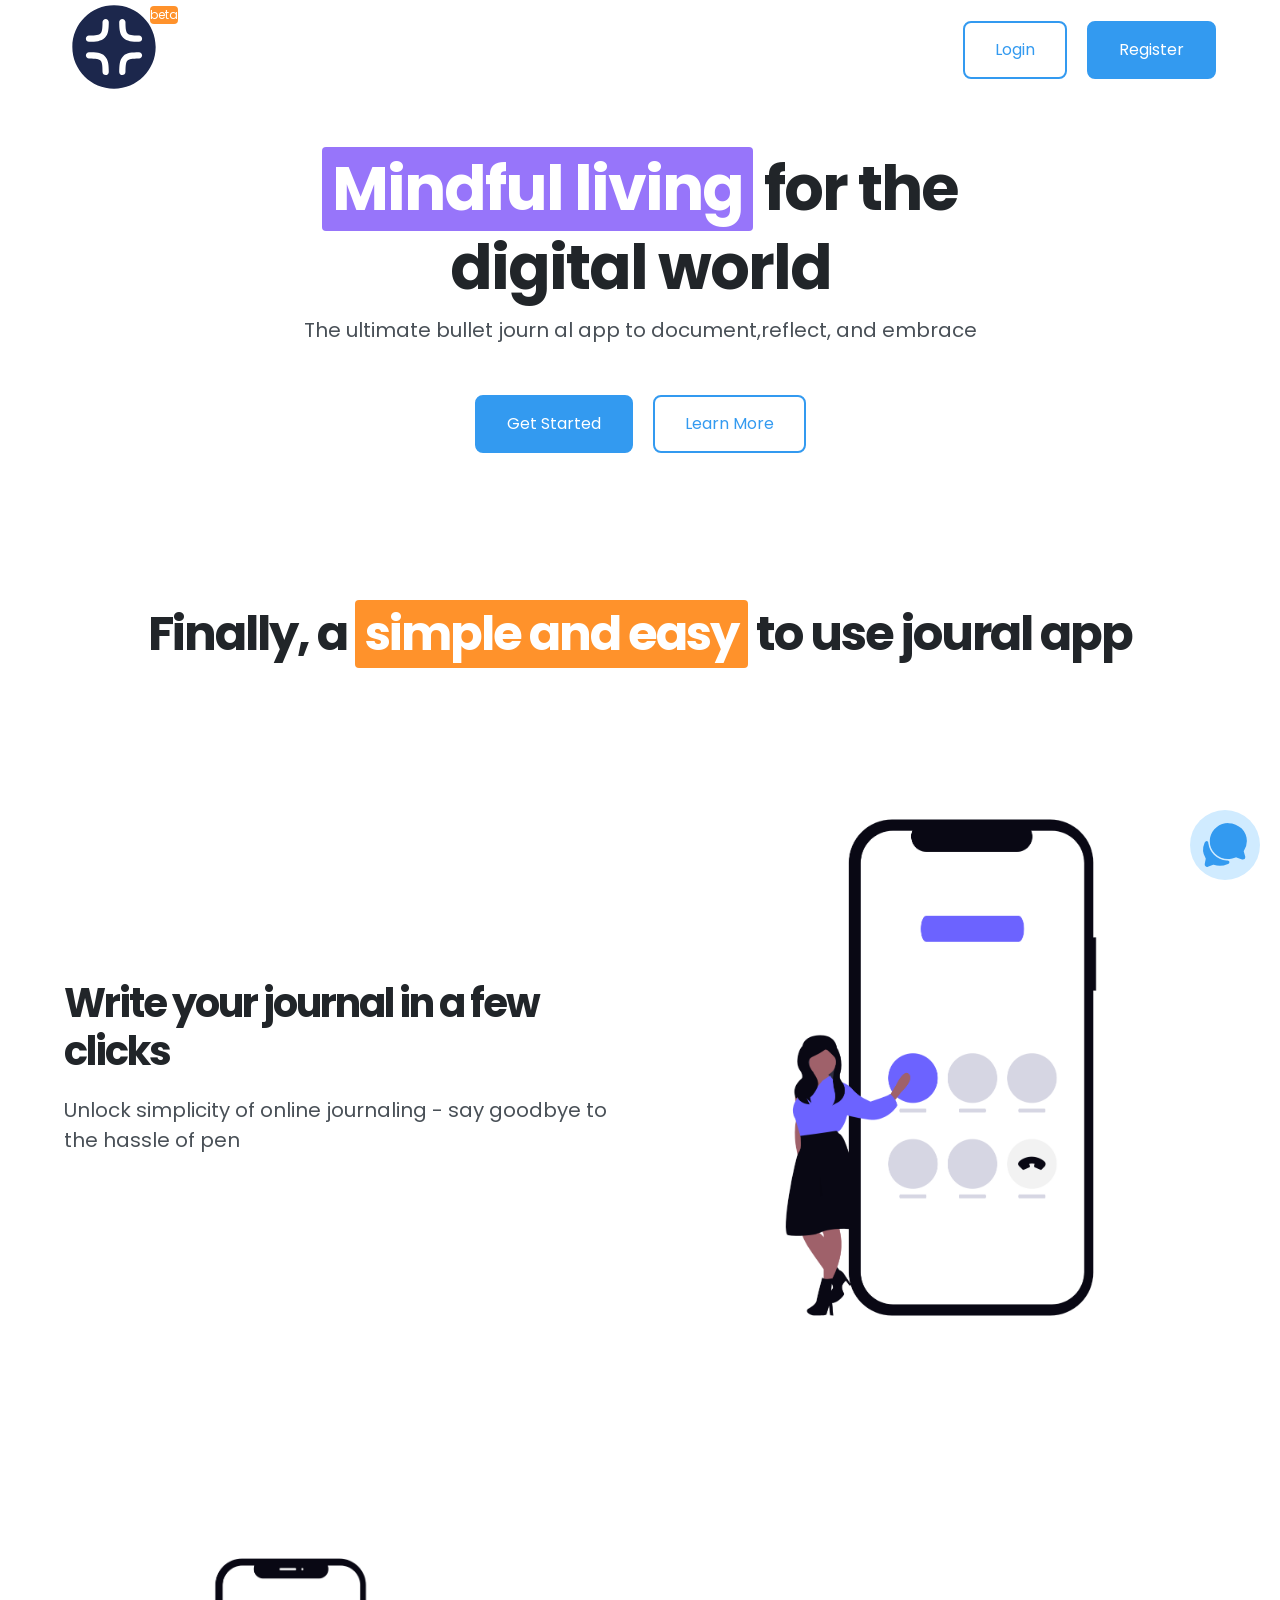
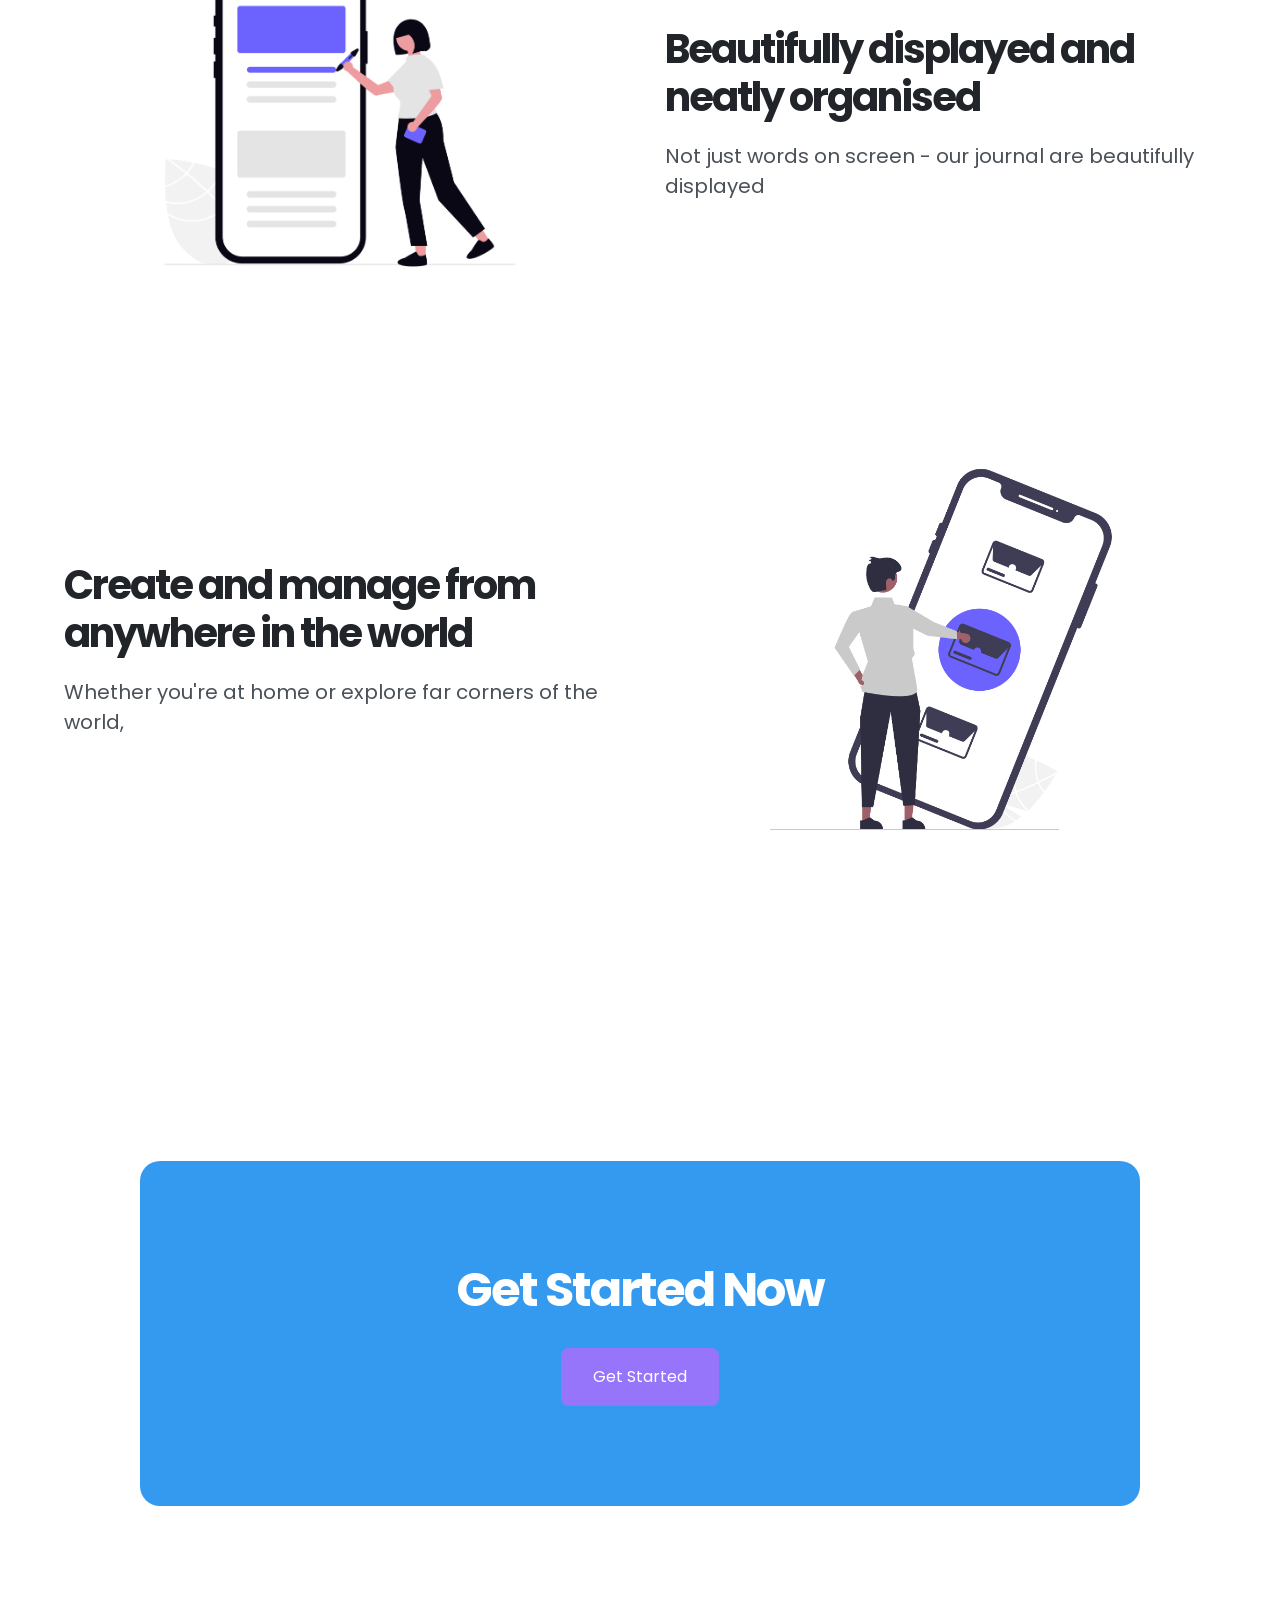
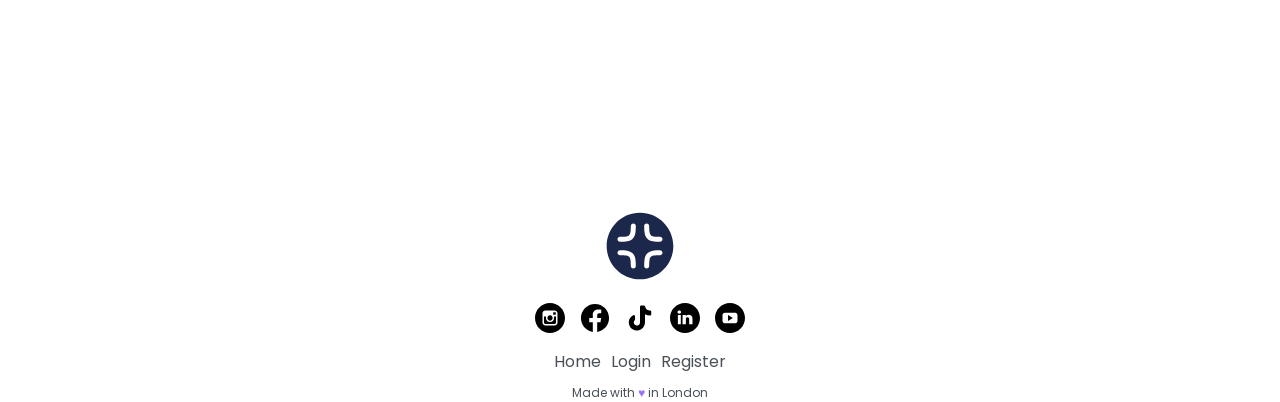
<file: index.html>
<!doctype html>
<html lang="en">
  <head>
    <meta charset="UTF-8" />
    <meta name="viewport" content="width=device-width, initial-scale=1.0" />
    <link rel="preconnect" href="https://fonts.googleapis.com" />
    <link rel="preconnect" href="https://fonts.gstatic.com" crossorigin />
    <link
      href="https://fonts.googleapis.com/css2?family=Poppins:ital,wght@0,100;0,200;0,300;0,400;0,500;0,600;0,700;0,800;0,900;1,100;1,200;1,300;1,400;1,500;1,600;1,700;1,800;1,900&display=swap"
      rel="stylesheet"
    />
    <!-- <link rel="stylesheet" href="normalize.css" /> -->
    <link rel="stylesheet" href="main.css" type="text/css" />
    <link rel="stylesheet" href="queries.css" type="text/css" />
    <title>Home</title>
  </head>
  <body>
    <div class="container">
      <!-- NAVIGATION -->
      <header>
        <nav class="navbar">
          <a class="beta" href="index.html"
            ><img class="logo-md" src="Images/Quill.svg" alt="logo"
          /></a>
          <ul class="nav-btn-container">
            <li>
              <a class="btn btn-primary-outline" href="Login.html">Login</a>
            </li>
            <li>
              <a class="btn btn-primary" href="Register.html">Register</a>
            </li>
          </ul>
        </nav>

        <!-- HERO SECTION -->
        <section class="hero-section">
          <h1 class="hero-heading">
            <span class="highlight highlight-secondary">Mindful living</span>
            for the <br class="hero-heading-break" />
            digital world
          </h1>
          <p class="hero-paragraph">
            The ultimate bullet journ al app to document,reflect, and embrace
          </p>

          <ul class="hero-btn-container">
            <li>
              <a class="btn btn-primary" href="Register.html">Get Started</a>
            </li>
            <li>
              <a class="btn btn-primary-outline" href="#features">Learn More</a>
            </li>
          </ul>
        </section>
      </header>

      <main>
        <!--FEATURE SECTION  -->
        <section class="features-section">
          <div>
            <h2 id="features" class="features-main-heading">
              Finally, a
              <span class="highlight highlight-tertiary">simple and easy</span>
              to use joural app
            </h2>
          </div>

          <div class="features-grid-container">
            <div>
              <h3 class="features-headings">
                Write your journal in a few clicks
              </h3>
              <p>
                Unlock simplicity of online journaling - say goodbye to the
                hassle of pen
              </p>
            </div>
            <img
              class="features-img"
              src="Images/Phone-Call.png"
              alt="Phone Call"
            />

            <div>
              <h3 class="features-headings">
                Beautifully displayed and neatly organised
              </h3>
              <p>
                Not just words on screen - our journal are beautifully displayed
              </p>
            </div>
            <img
              class="features-img features-img-swap-order"
              src="Images/Mobile-Post.png"
              alt="Mobile Post"
            />

            <div>
              <h3 class="features-headings">
                Create and manage from anywhere in the world
              </h3>
              <p>Whether you're at home or explore far corners of the world,</p>
            </div>
            <img class="features-img" src="Images/Emails.png" alt="Emails" />
          </div>
        </section>

        <!-- CTA SECTION -->
        <section class="cta-section">
          <div class="cta-card">
            <h2 class="cta-heading">Get Started Now</h2>
            <a class="btn btn-secondary" href="Register.html">Get Started</a>
          </div>
        </section>
      </main>

      <!-- FOOTER  -->
      <footer class="footer">
        <a href="index.html"
          ><img class="logo-sm" src="Images/Quill.svg" alt="logo"
        /></a>
        <ul class="social-icon-container">
          <li>
            <a href="https://instagram.com"
              ><img
                class="social-icon"
                src="Images/instagram.svg"
                alt="Instagram"
            /></a>
          </li>
          <li>
            <a href="https://facebook.com"
              ><img
                class="social-icon"
                src="Images/facebook.svg"
                alt="Facebook"
            /></a>
          </li>
          <li>
            <a href="https://tiktok.com"
              ><img class="social-icon" src="Images/tiktok.svg" alt="TikTok"
            /></a>
          </li>
          <li>
            <a href="https://linkedin.com"
              ><img
                class="social-icon"
                src="Images/linkedin.svg"
                alt="LinkedIn"
            /></a>
          </li>
          <li>
            <a href="https://youtube.com"
              ><img class="social-icon" src="Images/youtube.svg" alt="YouTube"
            /></a>
          </li>
        </ul>

        <ul class="footer-links-container">
          <li><a href="index.html">Home</a></li>
          <li><a href="Login.html">Login</a></li>
          <li><a href="Register.html">Register</a></li>
        </ul>

        <p class="small-text">
          Made with <span class="heart-icon">♥</span> in London
        </p>
      </footer>
    </div>

    <div class="chat-container">
      <img class="chat-icon" src="Images\chat.svg" alt="Chatbox" />
    </div>
  </body>
</html>
</file>
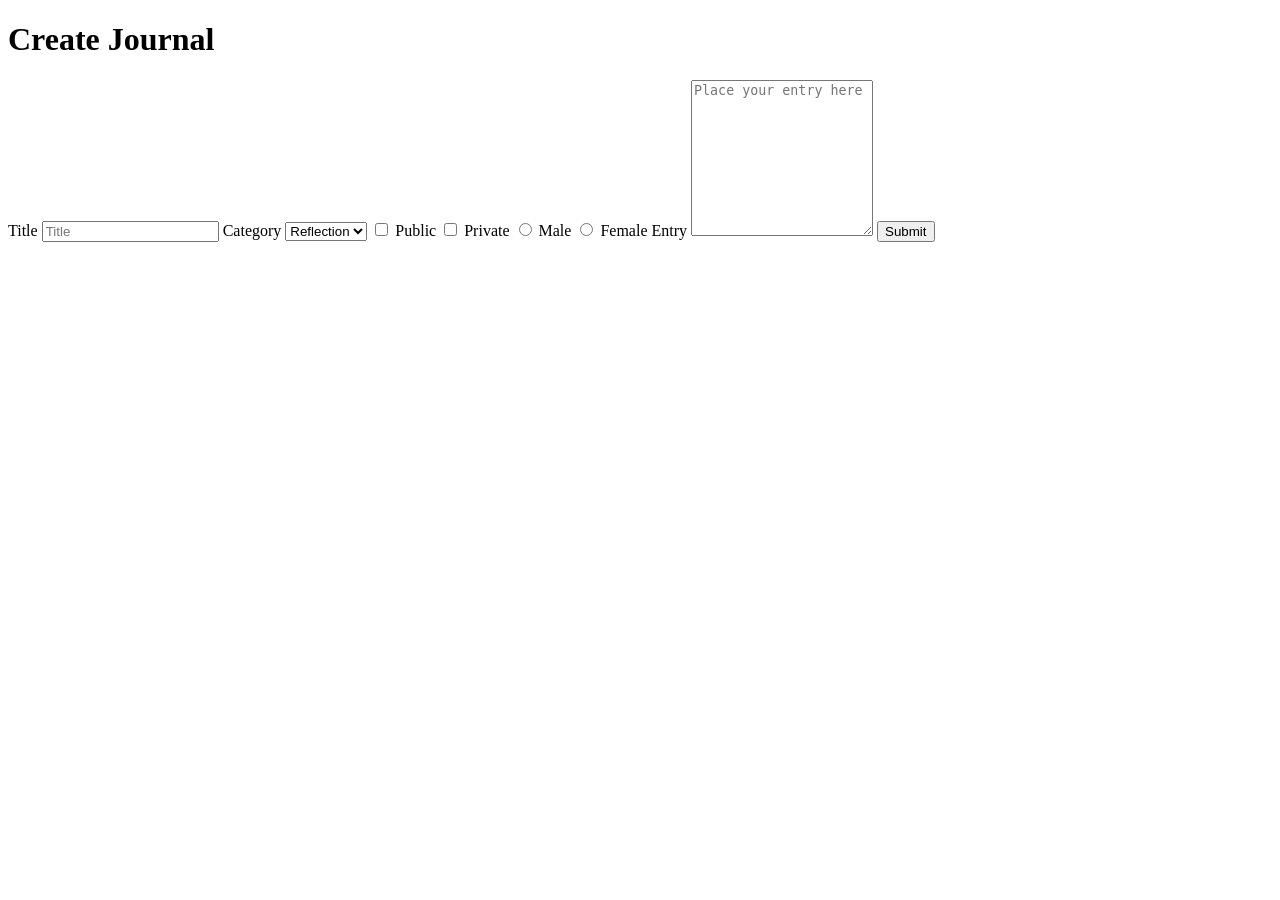
<file: Create-journal.html>
<!doctype html>
<html lang="en">
  <head>
    <meta charset="UTF-8" />
    <meta name="viewport" content="width=device-width, initial-scale=1.0" />
    <title>Create Journal</title>
  </head>
  <body>
    <h1>Create Journal</h1>

    <form action="api/v1/journal" method="post">
      <label for="title">Title</label>
      <input
        id="title"
        type="text"
        name="title"
        placeholder="Title"
        minlength="2"
        maxlength="100"
        required
      />

      <label for="category">Category</label>
      <select id="category" name="category" required>
        <option value="reflection">Reflection</option>
        <option value="gratitude">Gratitude</option>
        <option value="goals">Goals</option>
      </select>

      <input id="public" type="checkbox" name="public" />
      <label for="public">Public</label>
      <input id="private" type="checkbox" name="private" />
      <label for="private">Private</label>

      <input id="male" type="radio" name="gender" value="Male" />
      <label for="male">Male</label>
      <input id="female" type="radio" name="gender" value="Female" />
      <label for="female">Female</label>

      <label for="entry">Entry</label>
      <textarea
        id="entry"
        name="entry"
        rows="10"
        columns="30"
        placeholder="Place your entry here"
        minlength="10"
        maxlength="100"
        required
      ></textarea>
      <button type="submit">Submit</button>
    </form>
  </body>
</html>
</file>
<file: main.css>
/* 

-----------TYPOGRAPHY-----------

FRONT SIZES
12px / 16px / 20px / 24px / 32px / 40px / 48px / 62px

FRONT WEIGHTS
400  / 700 

LINE HEIGHTS
1.2 / 1.5

LETTER SPACING
0 / -2px

FONT FAMILY
Poppins, sans-serif

-----------COLORS-----------

PRIMARY
Base: #339af0 (Sky Blue)
Tint: #d0ebff (Artic)
Shade: #1c7ed6 (Deep Sea)

SECONDARY
Base: #9775fa (Moonlight Iris)
Tint: #e5dbff (Lavender)
Shade: #7048e8 (Velvet Night)

TERTIARY
Base: #ff922b (Pumpkin)
Tint: #ffe8cc (Dawn)
Shade: #f76707 (Lava)

GREY
Base: #495057 (Slate)
Tint: #f1f3f5 (Pebble)
Shade: #212529 (Graphite)

White: #ffffff (White)
Black: #000000 (Black)

-----------BORDER RADIUS-----------

4px / 8px / 12px / 16px / 20px

-----------SPACING SYSTEM-----------

5px / 10px / 15px / 20px / 25px

 */

/* -----------GLOBAL STYLES----------- */

:root {
  /* FONT SIZES */
  --text-sm: 1.2rem;
  --text-base: 1.6rem;
  --text-paragraph: 2rem;
  --text-h5: 2.4rem;
  --text-h4: 3.2rem;
  --text-h3: 4rem;
  --text-h2: 4.8rem;
  --text-h1: 6.2rem;

  /* FONT WEIGHT */
  --font-weight-normal: 400;
  --font-weight-bold: 700;

  /* LINE HEIGHT */
  --line-height-tight: 1.2;
  --line-height-normal: 1.5;

  /* LETTER SPACING */
  --line-spacing-tight: -2px;

  /* FONT FAMILY */
  --font-family: "Poppins", sans-serif;

  /* COLORS */
  --primary-base: #339af0;
  --primary-tint: #d0ebff;
  --primary-shade: #1c7ed6;
  --secondary-base: #9775fa;
  --secondary-tint: #e5dbff;
  --secondary-shade: #7048e8;
  --tertiary-base: #ff922b;
  --tertiary-tint: #ffe8cc;
  --tertiary-shade: #f76707;
  --grey-base: #495057;
  --grey-tint: #f1f3f5;
  --grey-shade: #212529;
  --white: #ffffff;
  --black: #000000;

  /* MISCELLANEUS */
  --nav-height: 100px;
}

* {
  box-sizing: border-box;
  margin: 0px;
  padding: 0px;
}

html {
  font-size: 62.5%;
}

body {
  font-family: var(--font-family);
  font-weight: var(--font-weight-normal);
  line-height: var(--line-height-normal);
  color: var(--grey-base);
}

.container {
  max-width: 1200px;
  width: 90%;
  margin: 0 auto;
}

h1,
h2,
h3,
h4,
h5 {
  font-weight: var(--font-weight-bold);
  line-height: var(--line-height-tight);
  letter-spacing: var(--line-spacing-tight);
  color: var(--grey-shade);
}

h1 {
  font-size: var(--text-h1);
}

h2 {
  font-size: var(--text-h2);
}

h3 {
  font-size: var(--text-h3);
}

h4 {
  font-size: var(--text-h4);
}

h5 {
  font-size: var(--text-h5);
}

p {
  font-size: var(--text-paragraph);
}

a {
  text-decoration: none;
  font-size: var(--text-base);
  display: inline-block;
}

a:link,
a:visited {
  color: var(--grey-base);
}

a:hover,
a:active {
  color: var(--black);
}

span {
  display: inline-block;
}

ul {
  list-style: none;
}

.small-text {
  font-size: var(--text-sm);
}

/* -----------COMPONENTS----------- */

.btn {
  font-size: var(--text-base);
  text-decoration: none;
  padding: 1.5rem 3rem;
  border-radius: 8px;
}

.btn-primary:link,
.btn-primary:visited {
  background-color: var(--primary-base);
  color: var(--white);
  border: 2px solid var(--primary-base);
}

.btn-primary:hover,
.btn-primary:active {
  background-color: var(--primary-shade);
  color: var(--white);
  border: 2px solid var(--primary-shade);
  transform: scale(1.05, 1.05);
}

.btn-primary-outline:link,
.btn-primary-outline:visited {
  background-color: var(--white);
  color: var(--primary-base);
  border: 2px solid var(--primary-base);
}

.btn-primary-outline:hover,
.btn-primary-outline:active {
  background-color: var(--white);
  color: var(--primary-shade);
  border: 2px solid var(--primary-shade);
  transform: scale(1.05, 1.05);
}

.btn-secondary:link,
.btn-secondary:visited {
  background-color: var(--secondary-base);
  color: var(--white);
  border: 2px solid var(--secondary-base);
  transition: 0.5s;
}

.btn-secondary:hover,
.btn-secondary:active {
  background-color: var(--secondary-shade);
  color: var(--white);
  border: 2px solid var(--secondary-shade);
  transform: scale(1.05, 1.05);
  box-shadow: 0px 3px 6px 0px var(--grey-base);
}

.highlight {
  color: var(--white);
  padding: 0.5rem 1rem;
  border-radius: 4px;
}

.highlight-primary {
  background-color: var(--primary-base);
}

.highlight-secondary {
  background-color: var(--secondary-base);
}

.highlight-tertiary {
  background-color: var(--tertiary-base);
}

.logo-md {
  width: 100px;
}

.logo-sm {
  width: 80px;
}

.chat-container {
  height: 7rem;
  width: 7rem;
  background-color: var(--primary-tint);
  border-radius: 50%;
  display: flex;
  justify-content: center;
  align-items: center;
  position: fixed;
  bottom: 2rem;
  right: 2rem;
}

.chat-icon {
  height: 5rem;
  width: 5rem;
}

.beta {
  position: relative;
}

.beta::after {
  content: "beta";
  position: absolute;
  top: 0;
  right: 0;
  font-size: 1.2rem;
  background-color: var(--tertiary-base);
  padding: 0.5rem, 1rem;
  border-radius: 4px;
  color: var(--white);
  transform: translate(50%, 50%);
}

/* -----------SECTIONS----------- */

/* ----NAVBAR---- */
.navbar {
  height: var(--nav-height);
  display: flex;
  justify-content: space-between;
  align-items: center;
}

.nav-btn-container {
  display: flex;
  gap: 2rem;
}

/* ----HERO SECTION---- */

.hero-section {
  min-height: 400px;
  margin-bottom: 10rem;
  height: calc(100vh- var(--nav-height));
  display: flex;
  justify-content: center;
  align-items: center;
  flex-direction: column;
}

.hero-heading {
  margin-bottom: 1rem;
  text-align: center;
}

.hero-paragraph {
  margin-bottom: 5rem;
  text-align: center;
}

.hero-btn-container {
  display: flex;
  gap: 2rem;
}

/* ----FEATURES SECTION---- */

.features-section {
  margin-bottom: 30rem;
}

.features-main-heading {
  text-align: center;
  margin-bottom: 8rem;
}

.features-grid-container {
  display: grid;
  grid-template-columns: repeat(2, 1fr);
  row-gap: 15rem;
  column-gap: 5rem;
  justify-items: center;
  align-items: center;
}

.features-img-swap-order {
  grid-column: 1 / 2;
  grid-row: 2 / 3;
}

.features-headings {
  margin-bottom: 2rem;
}

.features-img {
  max-width: 400px;
  width: 100%;
}

/* ----CTA SECTION---- */

.cta-section {
  margin-bottom: 30rem;
  display: flex;
  justify-content: center;
}

.cta-card {
  background-color: var(--primary-base);
  max-width: 1000px;
  width: 100%;
  padding: 10rem 20rem;
  border-radius: 20px;
  text-align: center;
}

.cta-heading {
  margin-bottom: 3rem;
  color: var(--white);
}

/* ----FOOTER SECTION---- */

.footer {
  display: flex;
  flex-direction: column;
  align-items: center;
  gap: 1rem;
}

.social-icon-container {
  display: flex;
  justify-content: center;
  gap: 1.5rem;
}

.footer-links-container {
  display: flex;
  justify-content: center;
  gap: 1rem;
}

.social-icon {
  width: 30px;
}

.heart-icon {
  color: var(--secondary-base);
}
</file>
<file: queries.css>
/* LG - SMALL LAPTOPS: 1024px - 1280px */

@media (max-width: 72rem) {
  /* 1150px /  16 px = 72rem */
  /* 72rem x 16px =1152px */

  html {
    font-size: 56.25%;
    /* 9px / 16px = 56.25% */
  }

  .features-grid-container {
    column-gap: 2rem;
  }

  .cta-section {
    margin-bottom: 20rem;
  }
}

/* SM- TABLETS: 768px - 1024px */

@media (max-width: 51rem) {
  /* 815px /  16 px = 51rem */
  /* 51rem x 16px = 815px */

  html {
    font-size: 50%;
    /* 8px / 16px = 50% */
  }
}

/* SMALL - PHONE: 576px - 768px */

@media (max-width: 43rem) {
  /* 680px /  16 px = 43rem */
  /* 43rem x 16px = 688px */

  html {
    font-size: 50%;
    /* 7px / 16px = 43.75% */
  }

  .cta-card {
    padding: 8rem 16rem;
  }

  .features-section {
    margin-bottom: 20rem;
  }

  .features-grid-container {
    column-gap: 0.5rem;
    row-gap: 5rem;
  }
}

/* XS - PHONE: < 576px */

@media (max-width: 43rem) {
  /* 530px /  16 px = 34rem */
  /* 34rem x 16px = 544px */

  html {
    font-size: 37.5%;
    /* 6px / 16px = 37.5% */
  }

  .hero-heading-break {
    display: none;
  }

  .hero-section {
    height: auto;
  }

  .features-grid-container {
    grid-template-columns: 1fr;
  }

  .features-img-swap-order {
    grid-column: auto;
    grid-row: auto;
  }

  .cta-card {
    padding: 8rem 6rem;
  }
}
</file>
